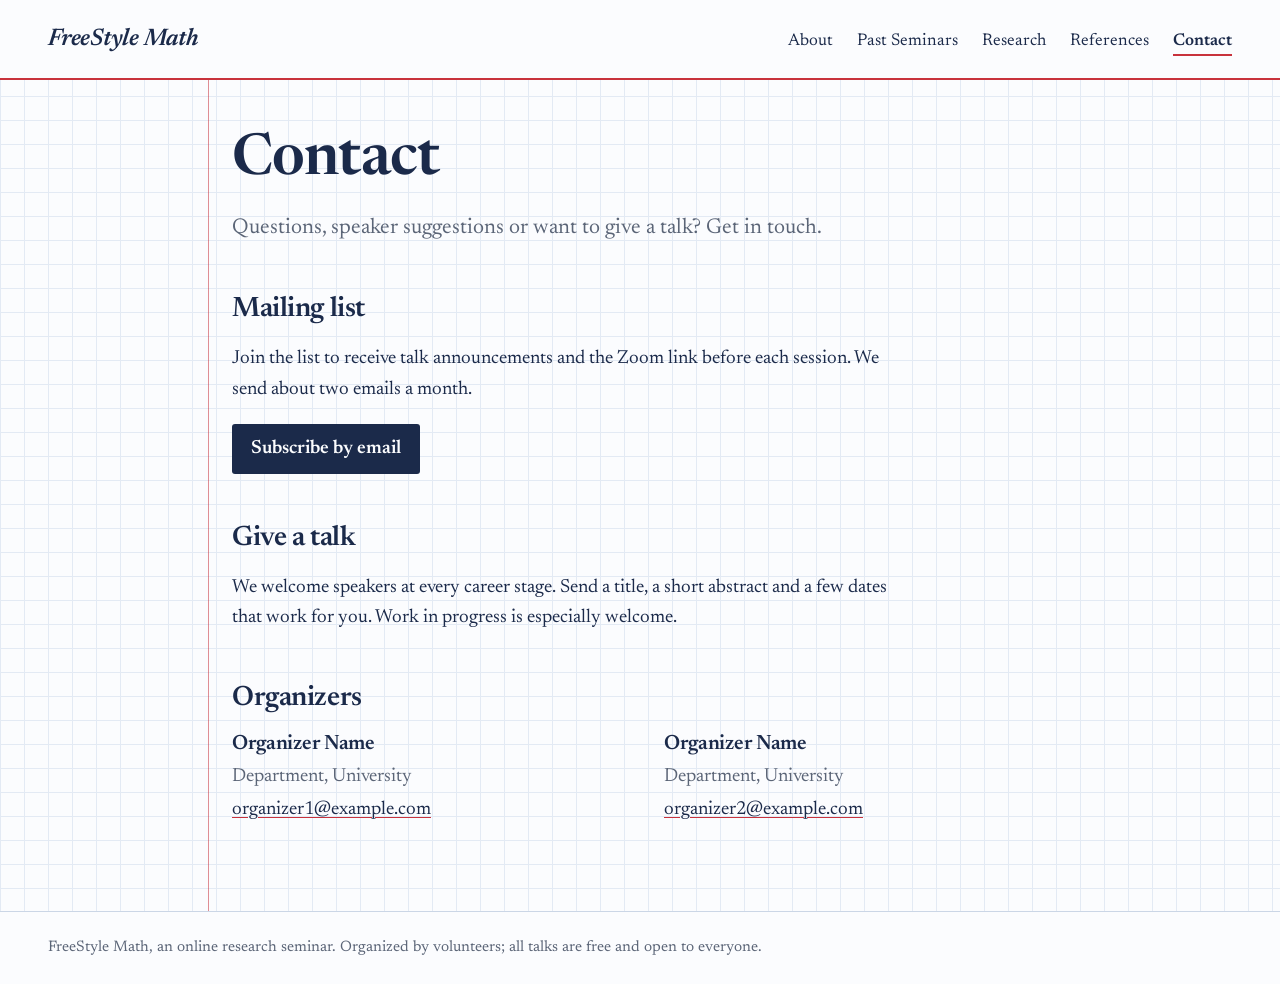
<file: freestyle-math/contact/index.html>
<!DOCTYPE html>
<html lang="en">
<head>
  <meta charset="utf-8">
  <meta name="viewport" content="width=device-width, initial-scale=1">
  <title>Contact – FreeStyle Math</title>
  <meta name="description" content="FreeStyle Math is an online research seminar where mathematicians talk about work in progress, open problems and ideas that cross fields.">
  <link rel="icon" href="data:image/svg+xml,<svg xmlns='http://www.w3.org/2000/svg' viewBox='0 0 100 100'><text y='.9em' font-size='90'>∮</text></svg>">
  <link rel="preconnect" href="https://fonts.googleapis.com">
  <link rel="preconnect" href="https://fonts.gstatic.com" crossorigin>
  <link href="https://fonts.googleapis.com/css2?family=Newsreader:ital,opsz,wght@0,6..72,400;0,6..72,600;1,6..72,400;1,6..72,600&display=swap" rel="stylesheet">
  <link rel="stylesheet" href="../assets/style.css">
</head>
<body>
  <header class="site-header">
    <a class="brand" href="../">FreeStyle Math</a>
    <nav class="site-nav" aria-label="Main">
      <ul>
        <li><a href="../">About</a></li>
        <li><a href="../past-seminars/">Past Seminars</a></li>
        <li><a href="../research/">Research</a></li>
        <li><a href="../references/">References</a></li>
        <li><a href="../contact/" aria-current="page">Contact</a></li>
      </ul>
    </nav>
  </header>
  <main>
    <h1>Contact</h1>
    <p class="lede">Questions, speaker suggestions or want to give a talk? Get in touch.</p>

    <h2>Mailing list</h2>
    <p>Join the list to receive talk announcements and the Zoom link before each session. We send about two emails a month.</p>
    <p><a class="button" href="mailto:freestylemath@example.com?subject=Subscribe%20to%20FreeStyle%20Math">Subscribe by email</a></p>

    <h2>Give a talk</h2>
    <p>We welcome speakers at every career stage. Send a title, a short abstract and a few dates that work for you. Work in progress is especially welcome.</p>

    <h2>Organizers</h2>
    <ul class="people">
      <li>
        <h3>Organizer Name</h3>
        <p class="muted">Department, University</p>
        <p><a href="mailto:organizer1@example.com">organizer1@example.com</a></p>
      </li>
      <li>
        <h3>Organizer Name</h3>
        <p class="muted">Department, University</p>
        <p><a href="mailto:organizer2@example.com">organizer2@example.com</a></p>
      </li>
    </ul>

  </main>
  <footer class="site-footer">
    FreeStyle Math, an online research seminar. Organized by volunteers; all talks are free and open to everyone.
  </footer>
</body>
</html>
</file>
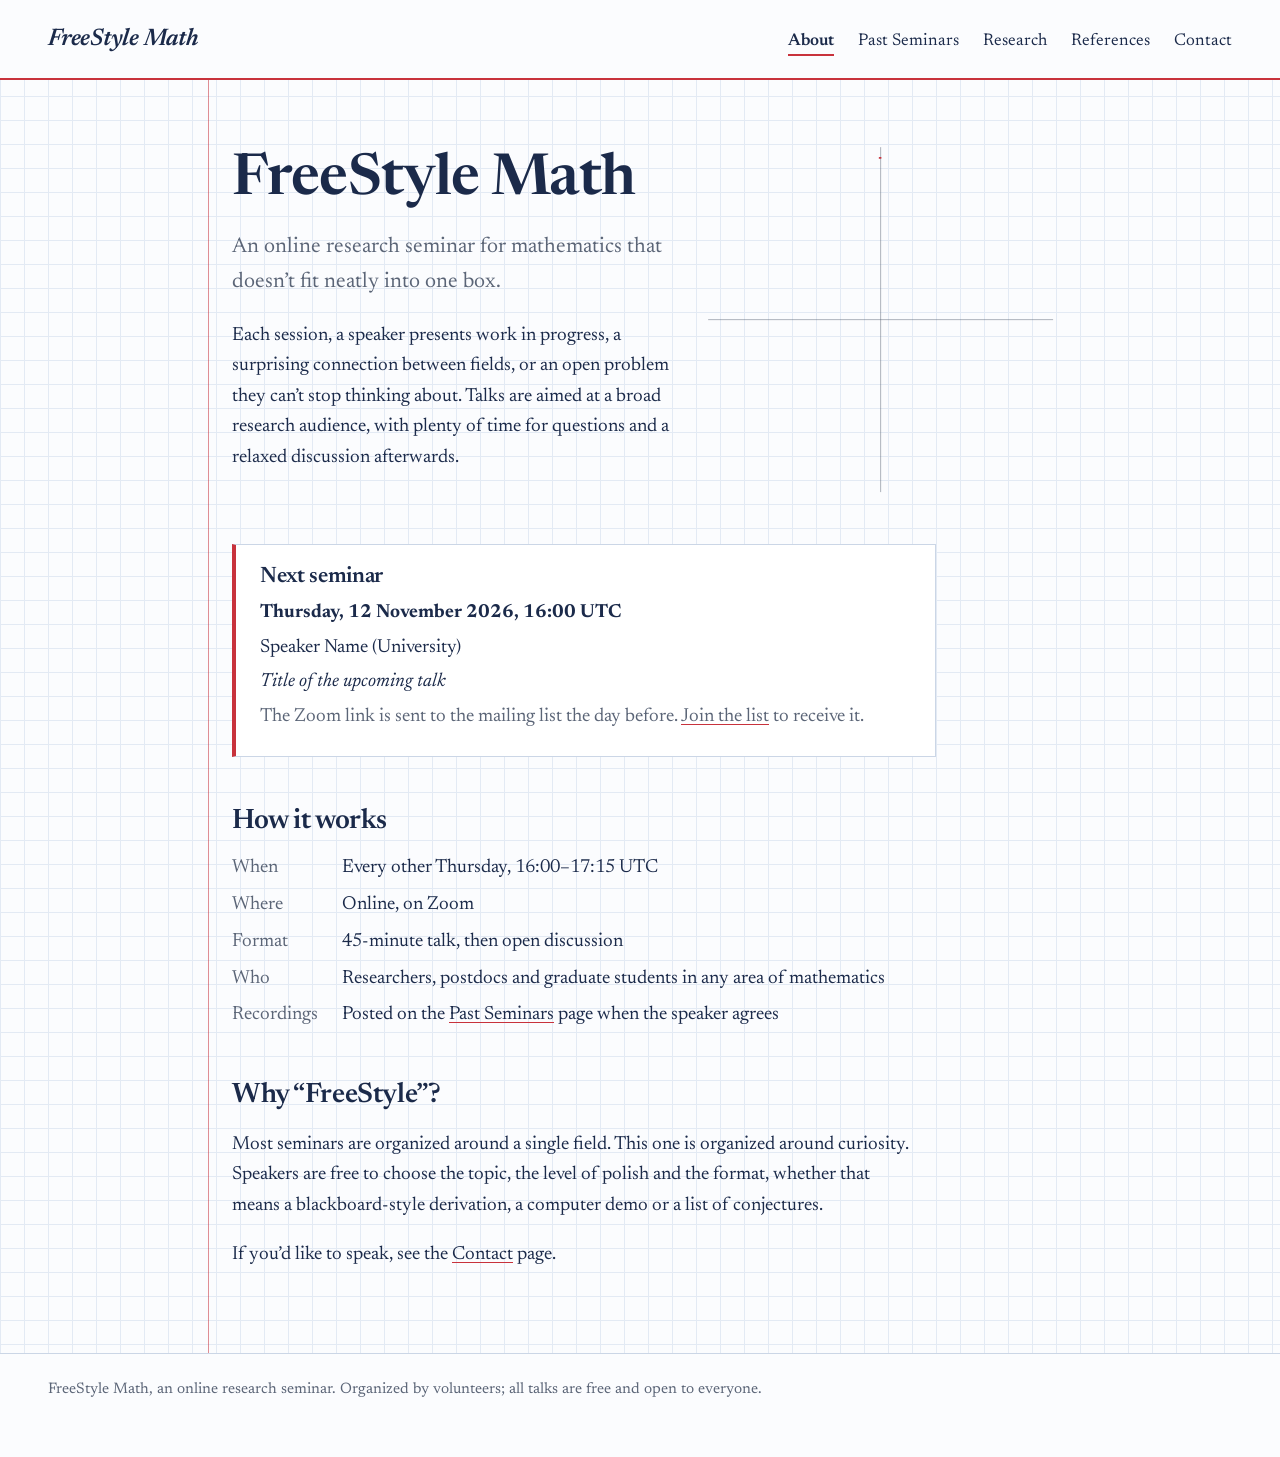
<file: freestyle-math/home/index.html>
<!DOCTYPE html><html lang="en"><head><meta charset="utf-8"><meta http-equiv="refresh" content="0; url=../"><link rel="canonical" href="../"><title>FreeStyle Math</title></head><body><a href="../">Go to FreeStyle Math</a></body></html>
</file>
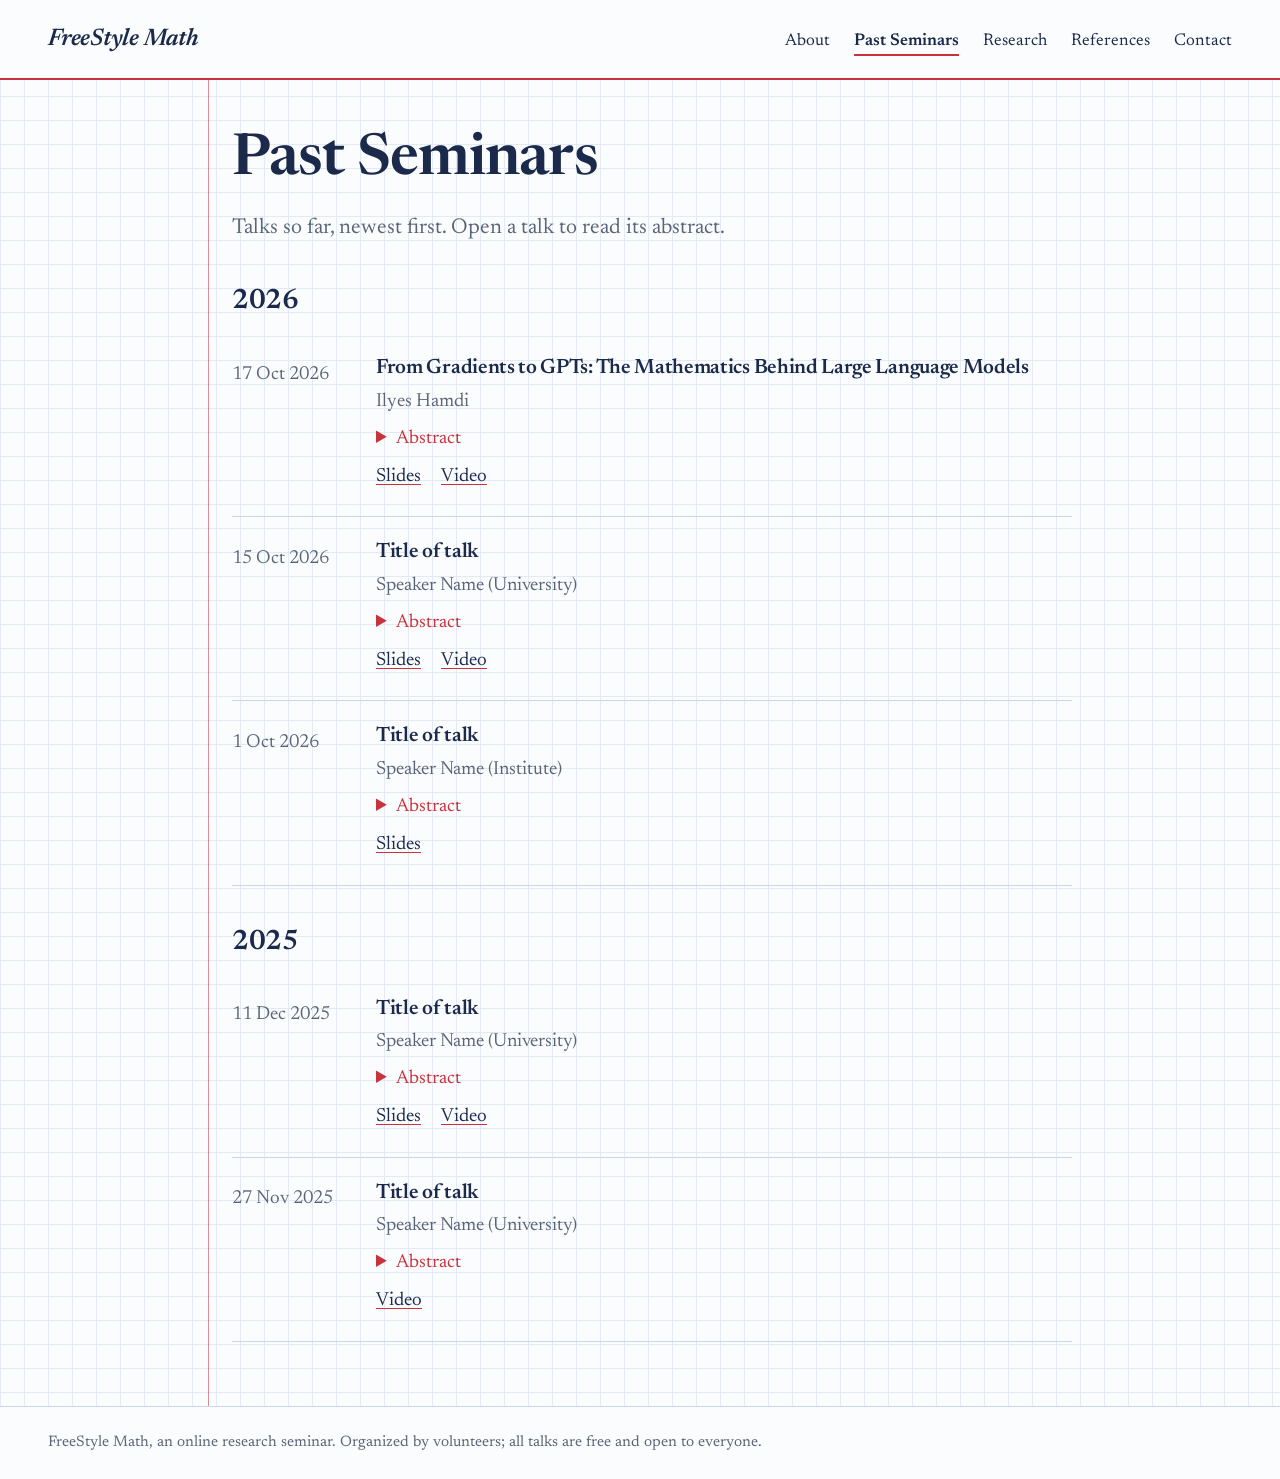
<file: freestyle-math/past-seminars/index.html>
<!DOCTYPE html>
<html lang="en">
<head>
  <meta charset="utf-8">
  <meta name="viewport" content="width=device-width, initial-scale=1">
  <title>Past Seminars – FreeStyle Math</title>
  <meta name="description" content="FreeStyleMath is an online seminar in Mathematics for undergraduate and Graduate students. The idea of the seminar is simple, the speaker should explain in a well-motiavted way  a mathematical idea and its application in areas beyond mathematics.">
  <link rel="icon" href="data:image/svg+xml,<svg xmlns='http://www.w3.org/2000/svg' viewBox='0 0 100 100'><text y='.9em' font-size='90'>∮</text></svg>">
  <link rel="preconnect" href="https://fonts.googleapis.com">
  <link rel="preconnect" href="https://fonts.gstatic.com" crossorigin>
  <link href="https://fonts.googleapis.com/css2?family=Newsreader:ital,opsz,wght@0,6..72,400;0,6..72,600;1,6..72,400;1,6..72,600&display=swap" rel="stylesheet">
  <link rel="stylesheet" href="../assets/style.css">
</head>
<body>
  <header class="site-header">
    <a class="brand" href="../">FreeStyle Math</a>
    <nav class="site-nav" aria-label="Main">
      <ul>
        <li><a href="../">About</a></li>
        <li><a href="../past-seminars/" aria-current="page">Past Seminars</a></li>
        <li><a href="../research/">Research</a></li>
        <li><a href="../references/">References</a></li>
        <li><a href="../contact/">Contact</a></li>
      </ul>
    </nav>
  </header>
  <main>
    <h1>Past Seminars</h1>
    <p class="lede">Talks so far, newest first. Open a talk to read its abstract.</p>

    <h2 class="year">2026</h2>
    <ul class="talks">
        <li class="talk">
          <time datetime="2026-10-17">17 Oct 2026</time>
          <div>
            <h3>From Gradients to GPTs: The Mathematics Behind Large Language Models</h3>
            <p class="speaker">Ilyes Hamdi</p>
            <details>
              <summary>Abstract</summary>
              <p>Large language models went from autocompleting sentences to solving olympiad problems in under a decade, yet the mathematics behind them is surprisingly simple. This talk follows the training pipeline step by step: pretraining on next-token prediction, supervised fine-tuning to follow instructions and answer questions, and reinforcement-learning methods that align models with human preferences and teach them to reason. Along the way we revisit the key ideas behind this progress, from the scaling bet that shaped early OpenAI to the efficiency and reasoning breakthroughs introduced by DeepSeek. At each stage we isolate the core mathematical principle that makes it work and show why it matters in practice.
.</p>
            </details>
            <p class="links"><a href="#">Slides</a> <a href="#">Video</a></p>
          </div>
        </li>
        <li class="talk">
          <time datetime="2026-10-15">15 Oct 2026</time>
          <div>
            <h3>Title of talk</h3>
            <p class="speaker">Speaker Name (University)</p>
            <details>
              <summary>Abstract</summary>
              <p>Replace this with the speaker’s abstract. A few sentences describing the problem, the main result or idea, and who the talk is aimed at work well.</p>
            </details>
            <p class="links"><a href="#">Slides</a> <a href="#">Video</a></p>
          </div>
        </li>
        <li class="talk">
          <time datetime="2026-10-01">1 Oct 2026</time>
          <div>
            <h3>Title of talk</h3>
            <p class="speaker">Speaker Name (Institute)</p>
            <details>
              <summary>Abstract</summary>
              <p>Replace this with the speaker’s abstract. A few sentences describing the problem, the main result or idea, and who the talk is aimed at work well.</p>
            </details>
            <p class="links"><a href="#">Slides</a></p>
          </div>
        </li>
    </ul>

    <h2 class="year">2025</h2>
    <ul class="talks">
        <li class="talk">
          <time datetime="2025-12-11">11 Dec 2025</time>
          <div>
            <h3>Title of talk</h3>
            <p class="speaker">Speaker Name (University)</p>
            <details>
              <summary>Abstract</summary>
              <p>Replace this with the speaker’s abstract. A few sentences describing the problem, the main result or idea, and who the talk is aimed at work well.</p>
            </details>
            <p class="links"><a href="#">Slides</a> <a href="#">Video</a></p>
          </div>
        </li>
        <li class="talk">
          <time datetime="2025-11-27">27 Nov 2025</time>
          <div>
            <h3>Title of talk</h3>
            <p class="speaker">Speaker Name (University)</p>
            <details>
              <summary>Abstract</summary>
              <p>Replace this with the speaker’s abstract. A few sentences describing the problem, the main result or idea, and who the talk is aimed at work well.</p>
            </details>
            <p class="links"><a href="#">Video</a></p>
          </div>
        </li>
    </ul>

  </main>
  <footer class="site-footer">
    FreeStyle Math, an online research seminar. Organized by volunteers; all talks are free and open to everyone.
  </footer>
</body>
</html>
</file>
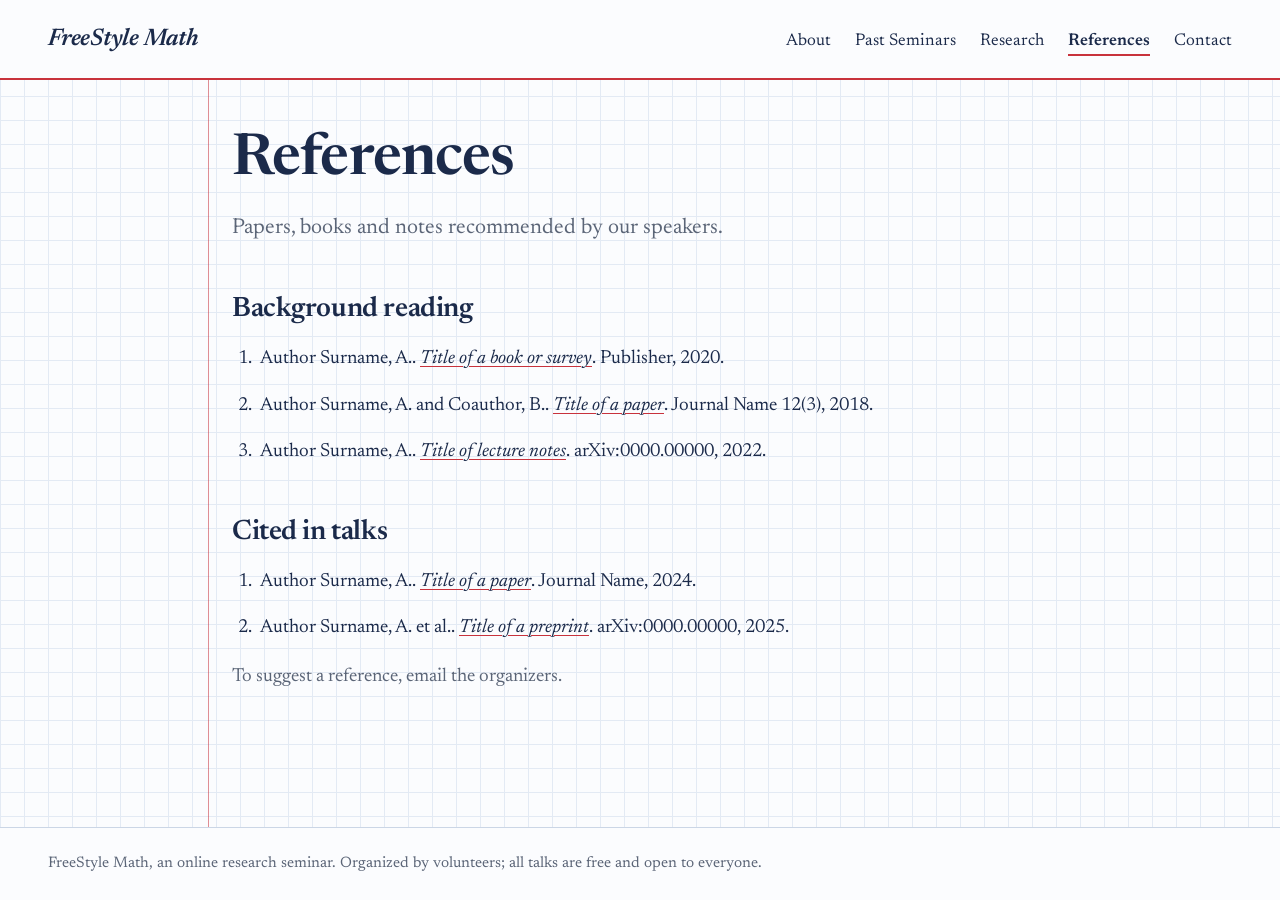
<file: freestyle-math/references/index.html>
<!DOCTYPE html>
<html lang="en">
<head>
  <meta charset="utf-8">
  <meta name="viewport" content="width=device-width, initial-scale=1">
  <title>References – FreeStyle Math</title>
  <meta name="description" content="FreeStyle Math is an online research seminar where mathematicians talk about work in progress, open problems and ideas that cross fields.">
  <link rel="icon" href="data:image/svg+xml,<svg xmlns='http://www.w3.org/2000/svg' viewBox='0 0 100 100'><text y='.9em' font-size='90'>∮</text></svg>">
  <link rel="preconnect" href="https://fonts.googleapis.com">
  <link rel="preconnect" href="https://fonts.gstatic.com" crossorigin>
  <link href="https://fonts.googleapis.com/css2?family=Newsreader:ital,opsz,wght@0,6..72,400;0,6..72,600;1,6..72,400;1,6..72,600&display=swap" rel="stylesheet">
  <link rel="stylesheet" href="../assets/style.css">
</head>
<body>
  <header class="site-header">
    <a class="brand" href="../">FreeStyle Math</a>
    <nav class="site-nav" aria-label="Main">
      <ul>
        <li><a href="../">About</a></li>
        <li><a href="../past-seminars/">Past Seminars</a></li>
        <li><a href="../research/">Research</a></li>
        <li><a href="../references/" aria-current="page">References</a></li>
        <li><a href="../contact/">Contact</a></li>
      </ul>
    </nav>
  </header>
  <main>
    <h1>References</h1>
    <p class="lede">Papers, books and notes recommended by our speakers.</p>

    <h2>Background reading</h2>
    <ol class="refs">
      <li>Author Surname, A.. <a class="title" href="#">Title of a book or survey</a>. Publisher, 2020.</li>
      <li>Author Surname, A. and Coauthor, B.. <a class="title" href="#">Title of a paper</a>. Journal Name 12(3), 2018.</li>
      <li>Author Surname, A.. <a class="title" href="#">Title of lecture notes</a>. arXiv:0000.00000, 2022.</li>
    </ol>

    <h2>Cited in talks</h2>
    <ol class="refs">
      <li>Author Surname, A.. <a class="title" href="#">Title of a paper</a>. Journal Name, 2024.</li>
      <li>Author Surname, A. et al.. <a class="title" href="#">Title of a preprint</a>. arXiv:0000.00000, 2025.</li>
    </ol>
    <p class="muted">To suggest a reference, email the organizers.</p>

  </main>
  <footer class="site-footer">
    FreeStyle Math, an online research seminar. Organized by volunteers; all talks are free and open to everyone.
  </footer>
</body>
</html>
</file>
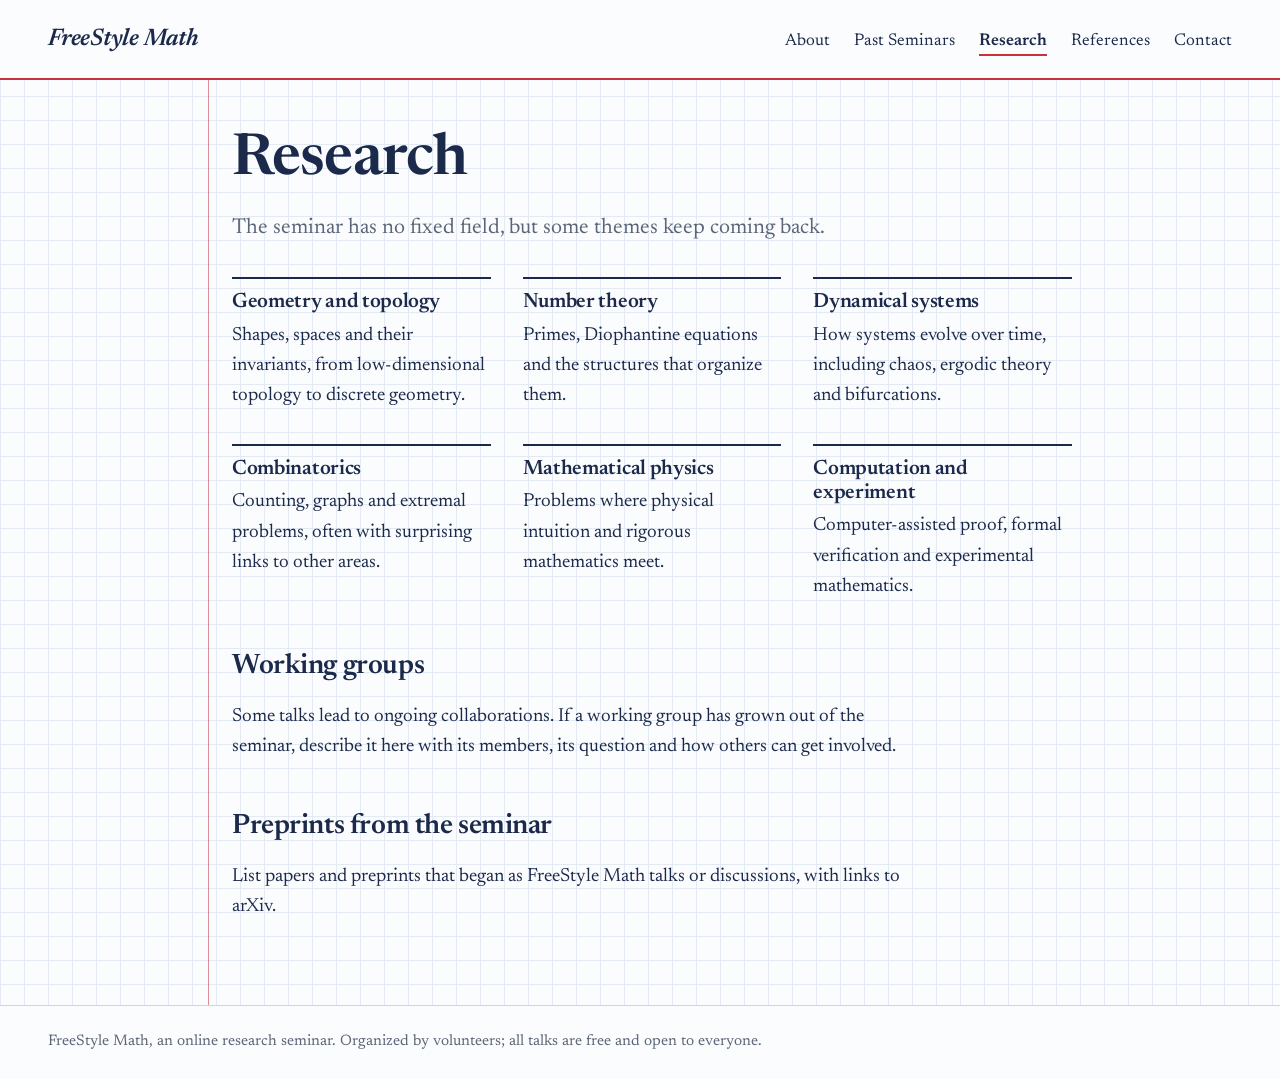
<file: freestyle-math/research/index.html>
<!DOCTYPE html>
<html lang="en">
<head>
  <meta charset="utf-8">
  <meta name="viewport" content="width=device-width, initial-scale=1">
  <title>Research – FreeStyle Math</title>
  <meta name="description" content="FreeStyle Math is an online research seminar where mathematicians talk about work in progress, open problems and ideas that cross fields.">
  <link rel="icon" href="data:image/svg+xml,<svg xmlns='http://www.w3.org/2000/svg' viewBox='0 0 100 100'><text y='.9em' font-size='90'>∮</text></svg>">
  <link rel="preconnect" href="https://fonts.googleapis.com">
  <link rel="preconnect" href="https://fonts.gstatic.com" crossorigin>
  <link href="https://fonts.googleapis.com/css2?family=Newsreader:ital,opsz,wght@0,6..72,400;0,6..72,600;1,6..72,400;1,6..72,600&display=swap" rel="stylesheet">
  <link rel="stylesheet" href="../assets/style.css">
</head>
<body>
  <header class="site-header">
    <a class="brand" href="../">FreeStyle Math</a>
    <nav class="site-nav" aria-label="Main">
      <ul>
        <li><a href="../">About</a></li>
        <li><a href="../past-seminars/">Past Seminars</a></li>
        <li><a href="../research/" aria-current="page">Research</a></li>
        <li><a href="../references/">References</a></li>
        <li><a href="../contact/">Contact</a></li>
      </ul>
    </nav>
  </header>
  <main>
    <h1>Research</h1>
    <p class="lede">The seminar has no fixed field, but some themes keep coming back.</p>
    <div class="themes">
      <div class="theme">
        <h3>Geometry and topology</h3>
        <p>Shapes, spaces and their invariants, from low-dimensional topology to discrete geometry.</p>
      </div>
      <div class="theme">
        <h3>Number theory</h3>
        <p>Primes, Diophantine equations and the structures that organize them.</p>
      </div>
      <div class="theme">
        <h3>Dynamical systems</h3>
        <p>How systems evolve over time, including chaos, ergodic theory and bifurcations.</p>
      </div>
      <div class="theme">
        <h3>Combinatorics</h3>
        <p>Counting, graphs and extremal problems, often with surprising links to other areas.</p>
      </div>
      <div class="theme">
        <h3>Mathematical physics</h3>
        <p>Problems where physical intuition and rigorous mathematics meet.</p>
      </div>
      <div class="theme">
        <h3>Computation and experiment</h3>
        <p>Computer-assisted proof, formal verification and experimental mathematics.</p>
      </div>
    </div>

    <h2>Working groups</h2>
    <p>Some talks lead to ongoing collaborations. If a working group has grown out of the seminar, describe it here with its members, its question and how others can get involved.</p>

    <h2>Preprints from the seminar</h2>
    <p>List papers and preprints that began as FreeStyle Math talks or discussions, with links to arXiv.</p>

  </main>
  <footer class="site-footer">
    FreeStyle Math, an online research seminar. Organized by volunteers; all talks are free and open to everyone.
  </footer>
</body>
</html>
</file>
<file: freestyle-math/assets/style.css>
:root {
  --paper: #FBFCFE;
  --grid: #E3EAF4;
  --ink: #1B2A4A;
  --pencil: #5B6577;
  --margin: #C8323C;
  --rule: #CBD6E6;
  --surface: #FFFFFF;
  --measure: 68ch;
  color-scheme: light;
}
@media (prefers-color-scheme: dark) {
  :root {
    --paper: #13202B;
    --grid: #1C2C3A;
    --ink: #E8EEF5;
    --pencil: #9AA8B8;
    --margin: #F07A7F;
    --rule: #2C3E50;
    --surface: #182836;
    color-scheme: dark;
  }
}

* { box-sizing: border-box; }
html { -webkit-text-size-adjust: 100%; }
body {
  margin: 0;
  font-family: "Newsreader", "Iowan Old Style", "Palatino Linotype", Georgia, serif;
  font-size: 1.1875rem;
  line-height: 1.6;
  color: var(--ink);
  background-color: var(--paper);
  background-image:
    linear-gradient(var(--grid) 1px, transparent 1px),
    linear-gradient(90deg, var(--grid) 1px, transparent 1px);
  background-size: 24px 24px;
  min-height: 100vh;
  display: flex;
  flex-direction: column;
}

a { color: inherit; text-decoration-color: var(--margin); text-underline-offset: 3px; text-decoration-thickness: 1px; }
a:hover { color: var(--margin); }
:focus-visible { outline: 2px solid var(--margin); outline-offset: 3px; border-radius: 2px; }

/* Header and top-right navigation */
.site-header {
  display: flex;
  align-items: baseline;
  justify-content: space-between;
  gap: 1rem 2rem;
  flex-wrap: wrap;
  padding: 1.25rem clamp(1.25rem, 4vw, 3rem);
  border-bottom: 2px solid var(--margin);
  background: var(--paper);
}
.brand {
  font-size: 1.5rem;
  font-weight: 600;
  font-style: italic;
  text-decoration: none;
  letter-spacing: -0.01em;
}
.brand:hover { color: var(--ink); }
.site-nav ul {
  list-style: none;
  margin: 0;
  padding: 0;
  display: flex;
  flex-wrap: wrap;
  gap: 0.25rem 1.5rem;
}
.site-nav a {
  font-size: 1.0625rem;
  text-decoration: none;
  padding: 0.25rem 0;
  border-bottom: 2px solid transparent;
}
.site-nav a:hover { border-bottom-color: var(--rule); color: var(--ink); }
.site-nav a[aria-current="page"] { border-bottom-color: var(--margin); font-weight: 600; }

/* Page body: a notebook page with a red margin line */
main {
  flex: 1;
  width: 100%;
  max-width: 60rem;
  margin: 0 auto;
  padding: 3rem clamp(1.25rem, 4vw, 3rem) 4rem calc(clamp(1.25rem, 4vw, 3rem) + 1.5rem);
  position: relative;
}
main::before {
  content: "";
  position: absolute;
  top: 0; bottom: 0;
  left: clamp(1.25rem, 4vw, 3rem);
  border-left: 1px solid var(--margin);
  opacity: 0.55;
}

h1, h2, h3 { line-height: 1.15; font-weight: 600; letter-spacing: -0.015em; }
h1 { font-size: clamp(2.4rem, 6vw, 3.6rem); margin: 0 0 1rem; }
h2 { font-size: 1.75rem; margin: 3rem 0 1rem; }
h3 { font-size: 1.3rem; margin: 0 0 0.35rem; }
p, li { max-width: var(--measure); }
.lede { font-size: 1.35rem; color: var(--pencil); margin-top: 0; }
.muted { color: var(--pencil); }

/* About: hero curve */
.hero { display: grid; grid-template-columns: 1fr; gap: 1rem; align-items: center; }
@media (min-width: 52rem) { .hero { grid-template-columns: 1.15fr 1fr; } }
.hero svg { width: 100%; height: auto; max-width: 26rem; justify-self: center; }
.curve { fill: none; stroke: var(--margin); stroke-width: 2; stroke-linecap: round; }
.axis { stroke: var(--pencil); stroke-width: 1; opacity: 0.5; }
@media (prefers-reduced-motion: no-preference) {
  .curve { stroke-dasharray: var(--len); stroke-dashoffset: var(--len); animation: draw 3.2s ease-out 0.3s forwards; }
  @keyframes draw { to { stroke-dashoffset: 0; } }
}

/* Next-talk note */
.note {
  background: var(--surface);
  border: 1px solid var(--rule);
  border-left: 4px solid var(--margin);
  padding: 1.25rem 1.5rem;
  margin: 2rem 0;
  max-width: 44rem;
}
.note h2 { margin: 0 0 0.5rem; font-size: 1.4rem; }
.note p { margin: 0.25rem 0; }

.facts { display: grid; grid-template-columns: max-content 1fr; gap: 0.4rem 1.5rem; margin: 1rem 0; }
.facts dt { color: var(--pencil); }
.facts dd { margin: 0; }

/* Past seminars */
.talks { list-style: none; padding: 0; margin: 0; }
.talk {
  display: grid;
  grid-template-columns: 7.5rem 1fr;
  gap: 0.25rem 1.5rem;
  padding: 1.5rem 0;
  border-bottom: 1px solid var(--rule);
  max-width: none;
}
.talk time { color: var(--pencil); font-variant-numeric: tabular-nums; padding-top: 0.15rem; }
.talk .speaker { margin: 0 0 0.4rem; color: var(--pencil); }
.talk details summary { cursor: pointer; color: var(--margin); width: fit-content; }
.talk details p { margin: 0.5rem 0 0; }
.talk .links { margin: 0.5rem 0 0; display: flex; gap: 1.25rem; flex-wrap: wrap; }
@media (max-width: 34rem) { .talk { grid-template-columns: 1fr; } }
.year { margin-top: 2.5rem; }

/* Research themes */
.themes { display: grid; gap: 2rem; grid-template-columns: repeat(auto-fit, minmax(16rem, 1fr)); margin-top: 2rem; }
.theme { border-top: 2px solid var(--ink); padding-top: 0.75rem; }
.theme p { margin: 0.25rem 0 0; }

/* References */
.refs { padding-left: 1.5rem; }
.refs li { margin-bottom: 1rem; padding-left: 0.25rem; }
.refs .title { font-style: italic; }

/* Contact */
.people { list-style: none; padding: 0; display: grid; gap: 1.5rem; grid-template-columns: repeat(auto-fit, minmax(15rem, 1fr)); }
.people li p { margin: 0.15rem 0; }
.button {
  display: inline-block;
  background: var(--ink);
  color: var(--paper);
  text-decoration: none;
  padding: 0.6rem 1.2rem;
  border-radius: 3px;
  font-weight: 600;
}
.button:hover { background: var(--margin); color: #fff; }

.site-footer {
  padding: 1.5rem clamp(1.25rem, 4vw, 3rem);
  border-top: 1px solid var(--rule);
  color: var(--pencil);
  font-size: 0.95rem;
  background: var(--paper);
}
</file>
